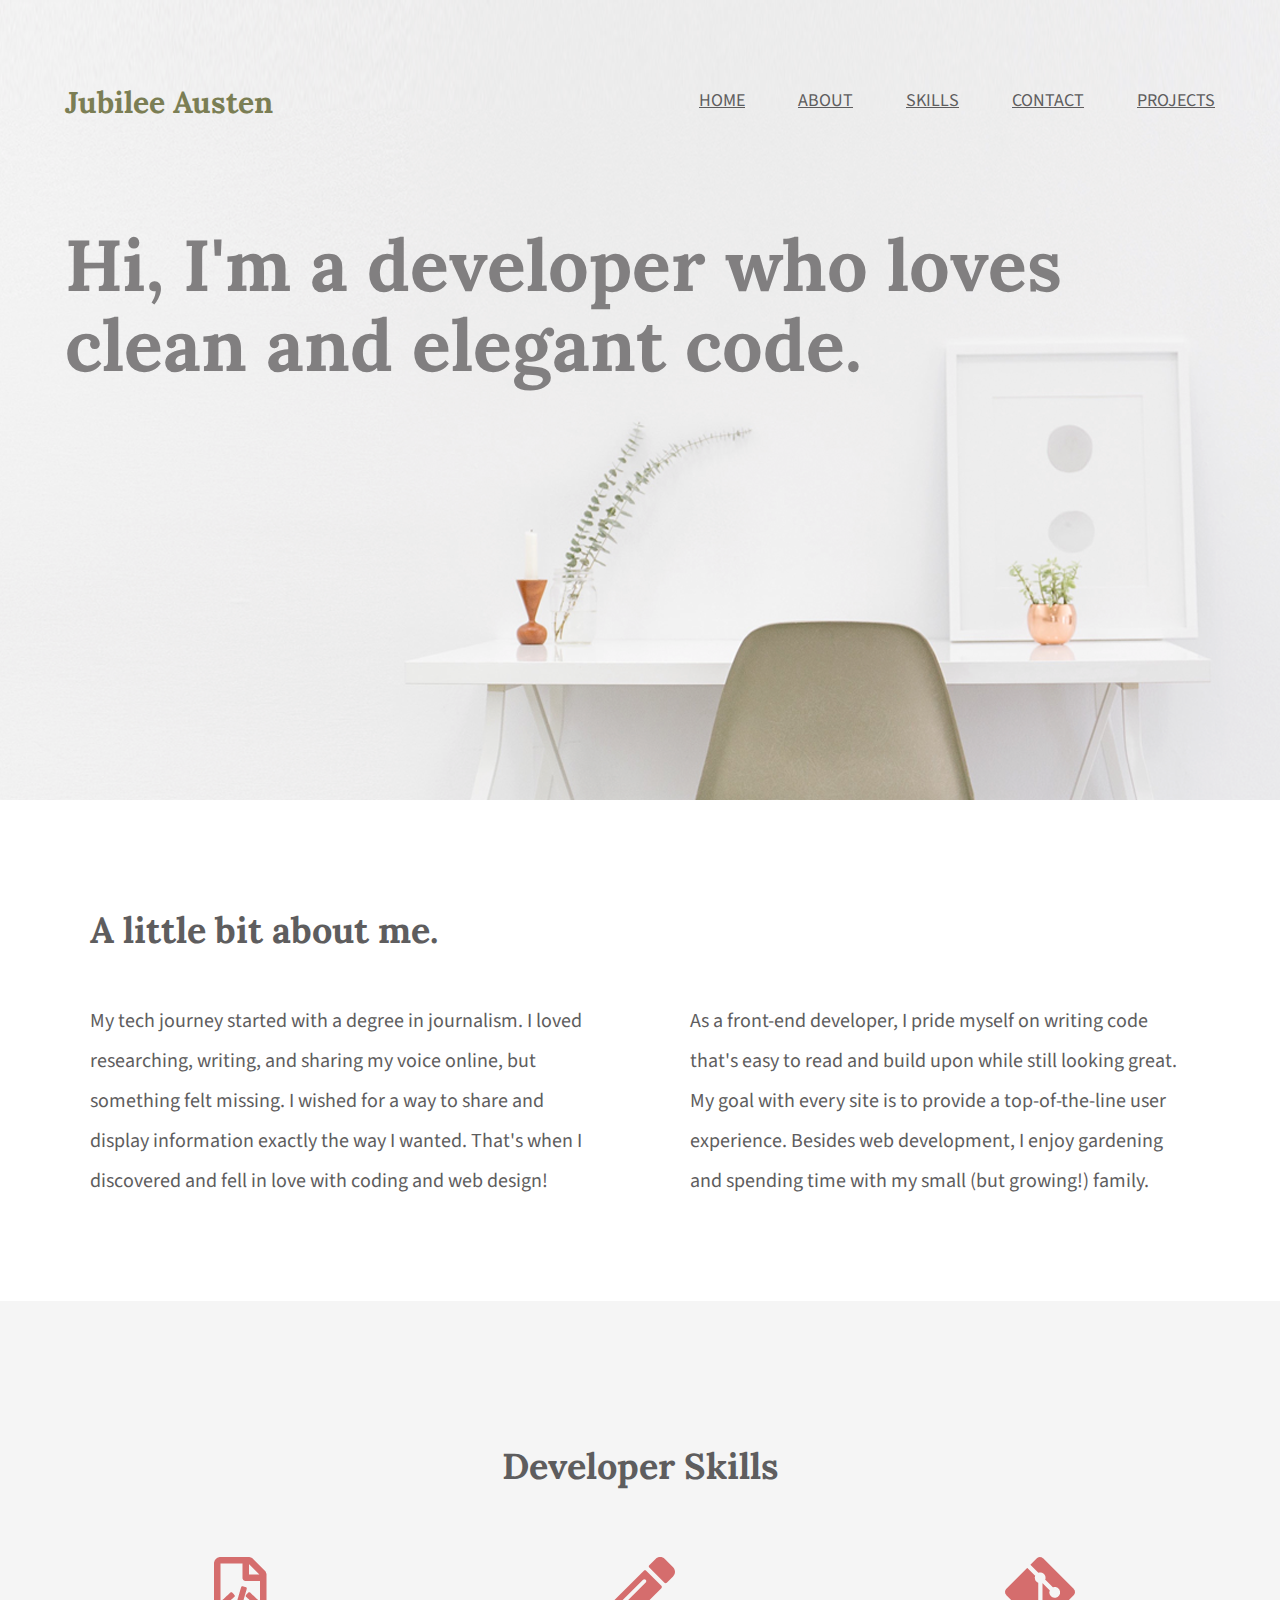
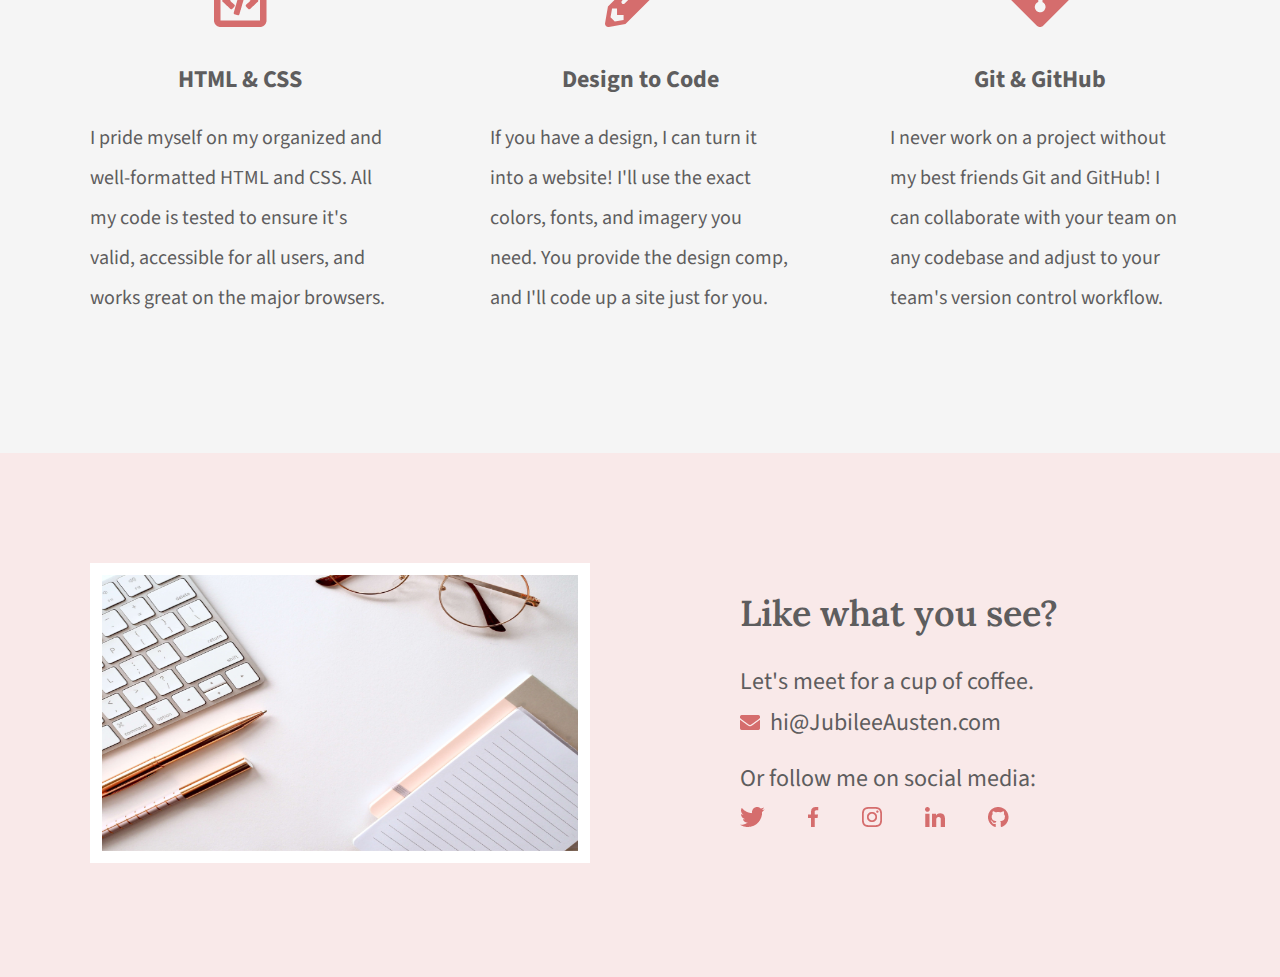
<file: index.html>
<!DOCTYPE html>
<html lang="en">

<head>
    <meta charset="UTF-8">
    <title>Jubilee Austen | Portfolio</title>
    <link rel="stylesheet" href="css/normalize.css">
    <link rel="stylesheet" href="css/main.css">
    <link rel="preconnect" href="https://fonts.googleapis.com">
    <link rel="preconnect" href="https://fonts.gstatic.com" crossorigin>
    <link
        href="https://fonts.googleapis.com/css2?family=Lora:wght@400;600;700&family=Source+Sans+Pro:wght@400;600;700&display=swap"
        rel="stylesheet">
</head>

<body>
    <header class="homepage-hero">
        <div class="content-wrapper">
            <h1>Jubilee Austen</h1>
            <nav>
                <ul>
                    <li><a href="#">home</a></li>
                    <li><a href="#about">about</a></li>
                    <li><a href="#skills">skills</a></li>
                    <li><a href="#contact">contact</a></li>
                    <li><a href="projects/index.html">projects</a></li>
                </ul>
            </nav>
            <h2>Hi, I'm a developer who loves clean and elegant code.</h2>
        </div>
    </header>
    <main>
        <section id="about">
            <div class="content-wrapper">
                <h2>A little bit about me.</h2>
                <p>My tech journey started with a degree in journalism. I loved researching,
                    writing, and sharing my voice online, but something felt missing. I wished
                    for a way to share and display information exactly the way I wanted. That's
                    when I discovered and fell in love with coding and web design!</p>
                <p>As a front-end developer, I pride myself on writing code that's easy to read
                    and build upon while still looking great. My goal with every site is to provide
                    a top-of-the-line user experience. Besides web development, I enjoy
                    gardening and spending time with my small (but growing!) family.</p>
            </div>
        </section>
        <section id="skills">
            <div class="content-wrapper">
                <h2>Developer Skills</h2>
                <div class="skill-list">
                    <img src="img/html-icon.png" alt="HTML icon">
                    <h3>HTML & CSS</h3>
                    <p>I pride myself on my organized and well-formatted HTML and CSS. All my
                        code is tested to ensure it's valid, accessible for all users, and works great
                        on the major browsers.</p>
                </div>
                <div class="skill-list">
                    <img src="img/pencil-icon.png" alt="Pencil icon">
                    <h3>Design to Code</h3>
                    <p>If you have a design, I can turn it into a website! I'll use the exact colors,
                        fonts, and imagery you need. You provide the design comp, and I'll code up
                        a site just for you.</p>
                </div>
                <div class="skill-list">
                    <img src="img/git-icon.png" alt="GitHub icon">
                    <h3>Git & GitHub</h3>
                    <p>I never work on a project without my best friends Git and GitHub! I can
                        collaborate with your team on any codebase and adjust to your team's
                        version control workflow.</p>
                </div>
            </div>
        </section>
    </main>
    <footer id="contact">
        <div class="content-wrapper">
            <div class="contact-image">
                <img src="img/jess-bailey-q10VITrVYUM-unsplash.png"
                    alt="work desk with a keyboard, pen, glasses, and notebook" id="contact-img">
            </div>
            <div class="contact-info">
                <h2>Like what you see?</h2>
                <h3 id="email-header">Let's meet for a cup of coffee.</h3>
                <a href="mailto:hi@jubileeAusten.com"><img src="img/envelope.png" alt="envelope icon"
                        id="envelope">hi@JubileeAusten.com</a>
                <h3 id="socialmedia-header">Or follow me on social media:</h3>
                <ul>
                    <li><a href="https://twitter.com/" target="_blank"><img src="img/twitter.png" alt="Twitter icon">
                        </a></li>
                    <li><a href="https://www.facebook.com/" target="_blank"><img src="img/facebook.png"
                                alt="Facebook icon"> </a></li>
                    <li><a href="https://www.instagram.com/" target="_blank"><img src="img/instagram.png"
                                alt="Instagram icon"> </a></li>
                    <li><a href="https://www.linkedin.com/" target="_blank"><img src="img/linkedin.png"
                                alt="LinkedIn icon"> </a></li>
                    <li><a href="https://github.com/" target="_blank"><img src="img/github.png" alt="GitHub icon"> </a>
                    </li>
                </ul>
            </div>
        </div>
    </footer>
</body>

</html>
</file>
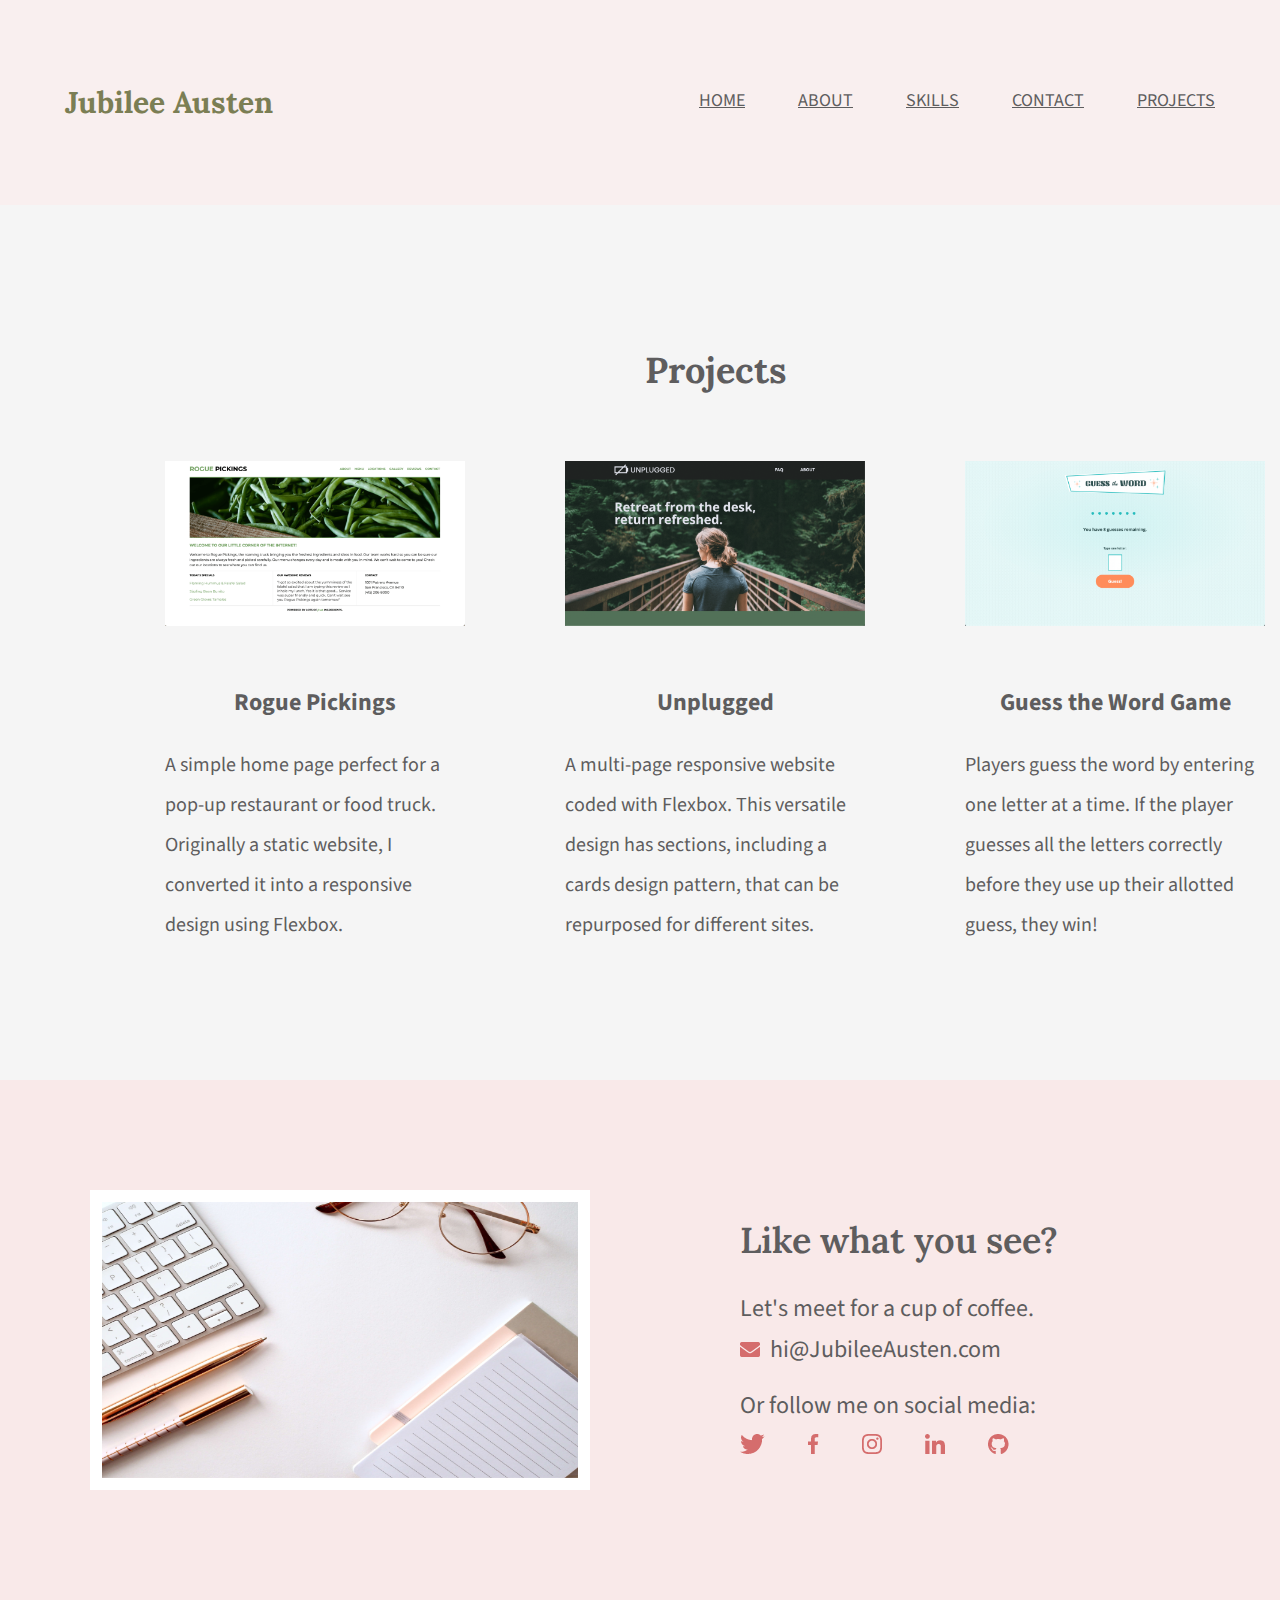
<file: projects/index.html>
<!DOCTYPE html>
<html lang="en">

<head>
    <meta charset="UTF-8">
    <title>Projects | Jubilee Austen</title>
    <link rel="stylesheet" href="../css/normalize.css">
    <link rel="stylesheet" href="../css/main.css">
    <link rel="preconnect" href="https://fonts.googleapis.com">
    <link rel="preconnect" href="https://fonts.gstatic.com" crossorigin>
    <link
        href="https://fonts.googleapis.com/css2?family=Lora:wght@400;600;700&family=Source+Sans+Pro:wght@400;600;700&display=swap"
        rel="stylesheet">
</head>

<body>
    <header class="projects-hero">
        <div class="content-wrapper">
            <h1>Jubilee Austen</h1>
            <nav>
                <ul>
                    <li><a href="../index.html">home</a></li>
                    <li><a href="../index.html#about">about</a></li>
                    <li><a href="../index.html#skills">skills</a></li>
                    <li><a href="../index.html#contact">contact</a></li>
                    <li><a href="#">projects</a></li>
                </ul>
            </nav>
        </div>
    </header>
    <main>
        <section id="projects">
            <div class="content-wrapper">
                <h2>Projects</h2>
                <div class="projects-piece">
                    <a href="https://skillcrush.github.io/206-rogue_pickings/" target="_blank"><img
                            src="../img/rogue-pickings.png" alt="Rogue Pickings website image"></a>
                    <h3>Rogue Pickings</h3>
                    <p>A simple home page perfect for a pop-up restaurant or food truck. Originally a static website, I
                        converted it into a responsive design using Flexbox.</p>
                </div>
                <div class="projects-piece">
                    <a href="https://skillcrush.github.io/206-unplugged_retreat/" target="_blank"><img
                            src="../img/unplugged.png" alt="Unplugged website image"></a>
                    <h3>Unplugged</h3>
                    <p>A multi-page responsive website coded with Flexbox. This versatile design has sections, including
                        a cards design pattern, that can be repurposed for different sites.</p>
                </div>
                <div class="projects-piece">
                    <a href="https://skillcrush.github.io/guess-the-word/" target="_blank"><img
                            src="../img/guess-the-word-game.png" alt="Guess the word game image"></a>
                    <h3>Guess the Word Game</h3>
                    <p>Players guess the word by entering one letter at a time. If the player guesses all the letters
                        correctly before they use up their allotted guess, they win!</p>
                </div>
            </div>
        </section>
    </main>
    <footer id="contact">
        <div class="content-wrapper">
            <div class="contact-image">
                <img src="../img/jess-bailey-q10VITrVYUM-unsplash.png"
                    alt="work desk with a keyboard, pen, glasses, and notebook" id="contact-img">
            </div>
            <div class="contact-info">
                <h2>Like what you see?</h2>
                <h3 id="email-header">Let's meet for a cup of coffee.</h3>
                <a href="mailto:hi@jubileeAusten.com"><img src="../img/envelope.png" alt="envelope icon"
                        id="envelope">hi@JubileeAusten.com</a>
                <h3 id="socialmedia-header">Or follow me on social media:</h3>
                <ul>
                    <li><a href="https://twitter.com/" target="_blank"><img src="../img/twitter.png" alt="Twitter icon">
                        </a></li>
                    <li><a href="https://www.facebook.com/" target="_blank"><img src="../img/facebook.png"
                                alt="Facebook icon"> </a></li>
                    <li><a href="https://www.instagram.com/" target="_blank"><img src="../img/instagram.png"
                                alt="Instagram icon"> </a></li>
                    <li><a href="https://www.linkedin.com/" target="_blank"><img src="../img/linkedin.png"
                                alt="LinkedIn icon"> </a></li>
                    <li><a href="https://github.com/" target="_blank"><img src="../img/github.png" alt="GitHub icon">
                        </a>
                    </li>
                </ul>
            </div>
        </div>
    </footer>
</body>

</html>
</file>
<file: css/main.css>
/****** Global Styles ******/
body {
    font-family: 'Source Sans Pro', sans-serif;
    color: #5e5d5e;
}

.content-wrapper {
    width: 1200px;
    margin: 0 auto;
    overflow: auto;
}

/****** Header Styles ******/
.homepage-hero {
    background: url('../img/full-background.png'), #F9EFEF;
    background-size: cover;
    background-position: center;
    height: 800px;
}

header h1 {
    float: left;
    width: 300px;
    font-family: 'Lora', serif;
    font-size: 30px;
    color: #7b7e54;
    padding: 65px 0 65px 25px;
}

header nav {
    width: 800px;
    float: right;
    text-align: right;
    padding: 75px 25px 75px 0;

}

nav ul li {
    display: inline-block;
}

nav ul li a {
    text-transform: uppercase;
    font-size: 18px;
    color: #5E5D5E;
    padding-left: 50px;
}

header h2 {
    width: 1000px;
    clear: both;
    font-family: 'Lora', serif;
    font-size: 72px;
    line-height: 80px;
    color: #817F80;
    padding: 20px 0 20px 25px;
}

/****** About Styles ******/
#about .content-wrapper {
    padding: 80px 0;
}

#about h2 {
    font-family: 'Lora', serif;
    font-size: 36px;
    padding-left: 50px;
}

#about p {
    float: left;
    width: 500px;
    font-size: 20px;
    line-height: 40px;
    padding: 0 50px;

}

/****** Skill Styles ******/
#skills {
    background: #F5F5F5;
    text-align: center;
}

#skills .content-wrapper {
    padding: 115px 0;
}

#skills .skill-list {
    float: left;
    width: 300px;
    padding: 0 50px;
}

#skills h2 {
    font-family: 'Lora', serif;
    font-size: 36px;
    padding-bottom: 40px;
}

#skills h3 {
    font-size: 24px;
    line-height: 36px;
    margin: 30px 0 20px 0;
}

#skills p {
    font-size: 20px;
    line-height: 40px;
    text-align: left;
}

/****** Contact Styles ******/
#contact {
    background: #F9E9E9;
}

#contact .content-wrapper {
    padding: 110px 0;
}

#contact .contact-image {
    float: left;
    width: 600px;
}

#contact #contact-img {
    width: 500px;
    height: 300px;
    border: 12px solid #fff;
    margin: 0 50px;
    box-sizing: border-box;
}

#contact .contact-info {
    float: left;
    width: 600px;
    padding-left: 100px;
    box-sizing: border-box;
}

#contact h2 {
    font-family: 'Lora', serif;
    font-weight: 600;
    font-size: 36px;
    margin: 30px 0;
}

#contact h3 {
    font-size: 24px;
    font-weight: 400;
    line-height: 36px;
}

#contact #email-header {
    margin-bottom: 5px;
}

#contact #socialmedia-header {
    margin: 20px 0 5px;
}

#contact #envelope {
    padding-right: 10px;
}

#contact a {
    text-decoration: none;
    color: #5e5d5e;
    font-size: 24px;
    line-height: 36px;
}

#contact ul {
    margin-top: 0;
    padding-left: 0;
}

#contact ul li {
    display: inline-block;
}

#contact ul img {
    padding-right: 40px;
}

/****** Projects Page Styles ******/

header.projects-hero {
    background-color: #F9EFEF;
}

/****** Projects Page Projects Styles ******/
#projects {
    background: #F5F5F5;
    text-align: center;
}

#projects .content-wrapper {
    padding: 115px;
}

#projects .projects-piece {
    float: left;
    width: 300px;
    padding: 0 50px;
}

#projects h2 {
    font-family: 'Lora', serif;
    font-size: 36px;
    padding-bottom: 40px;
}

#projects img {
    width: 300px;
    padding-bottom: 30px;
}

#projects h3 {
    font-size: 24px;
    line-height: 36px;
}

#projects p {
    font-size: 20px;
    line-height: 40px;
    text-align: left;
}
</file>
